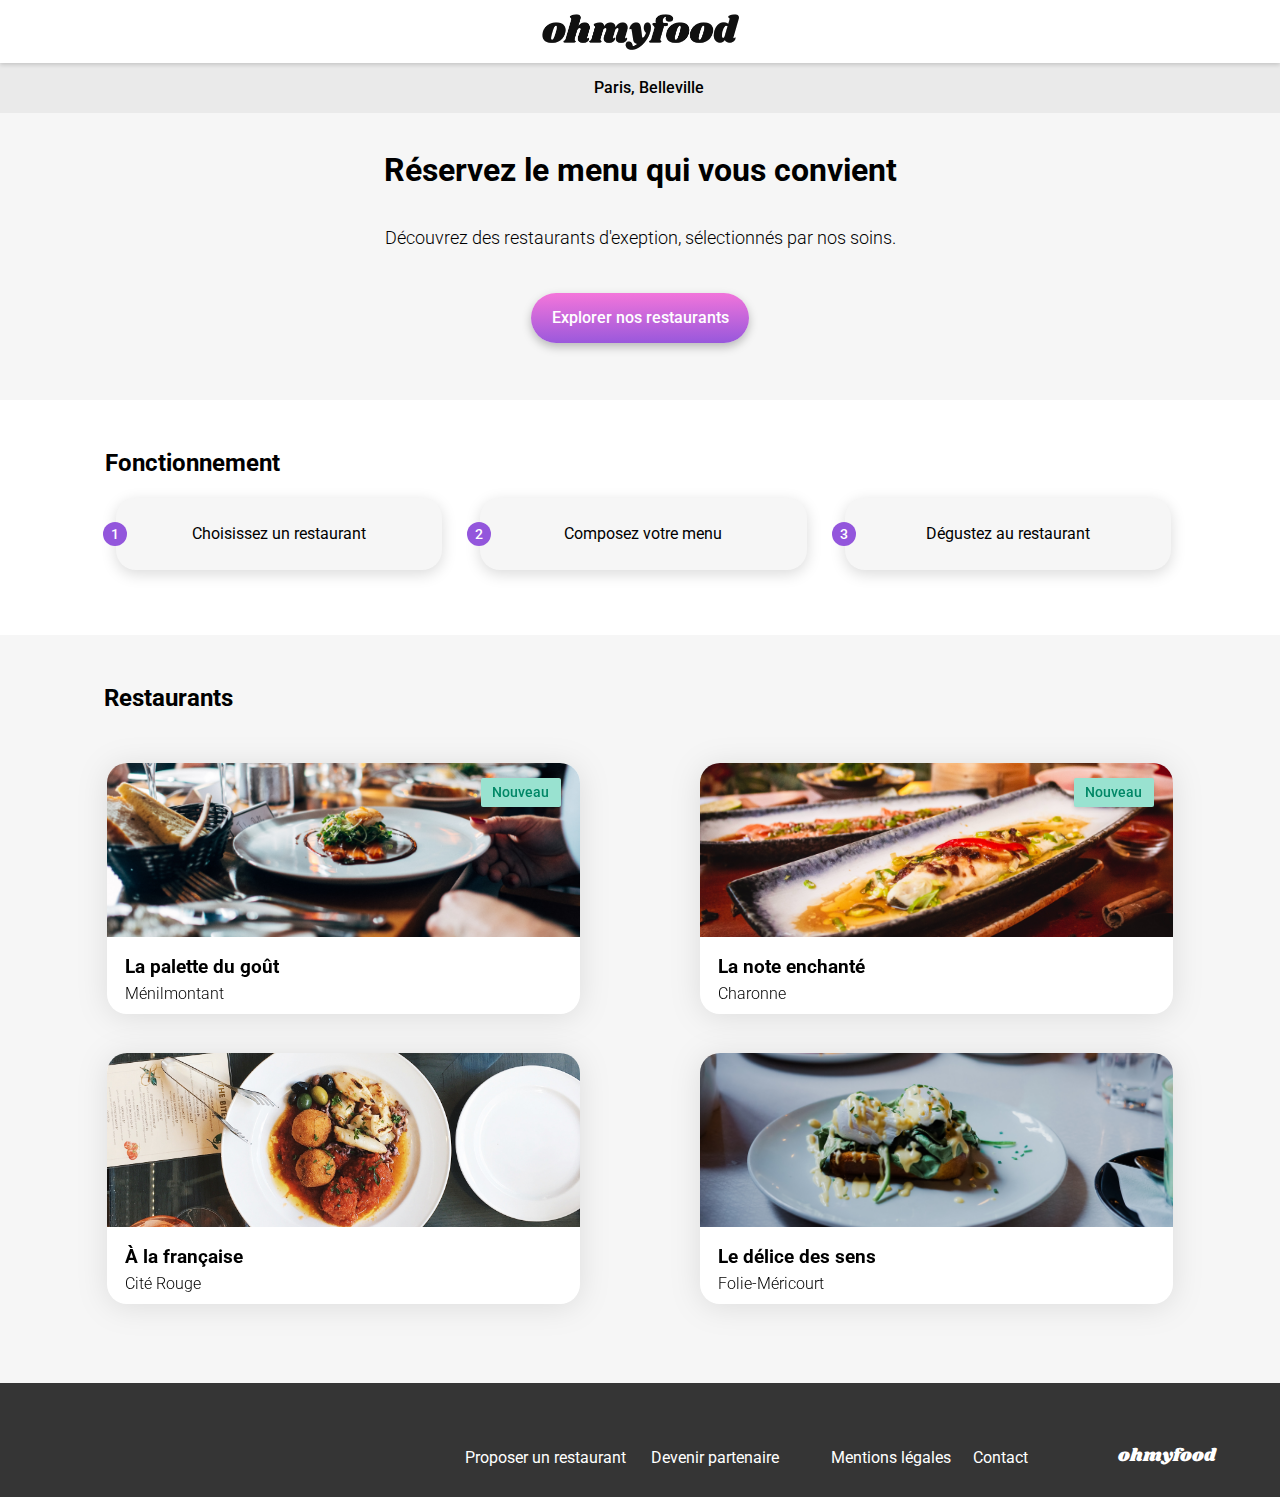
<file: index.html>
<!DOCTYPE html>
<html lang="fr">
    <head>
        <!-- Set charset to UTF-8 -->
        <meta charset="UTF-8">
        <title>Ohmyfood</title>
        <meta name="viewport" content="width=device-width, initial-scale=1" />
        <!-- Preconnect GoogleApis fonts -->
        <link rel="preconnect" href="https://fonts.googleapis.com">
        <link rel="preconnect" href="https://fonts.gstatic.com" crossorigin>
        <!-- Load FontAwesome library for icons -->
        <link rel="stylesheet" href="https://cdnjs.cloudflare.com/ajax/libs/font-awesome/6.2.1/css/all.min.css"
            integrity="sha512-MV7K8+y+gLIBoVD59lQIYicR65iaqukzvf/nwasF0nqhPay5w/9lJmVM2hMDcnK1OnMGCdVK+iQrJ7lzPJQd1w=="
            crossorigin="anonymous" referrerpolicy="no-referrer" />
        <!-- Load Montserrat, Manrope,Roboto and shrikand fonts families  -->
        <link href="https://fonts.googleapis.com/css2?family=Manrope&family=Shrikhand&family=Montserrat&family=Raleway:wght@700&family=Roboto:wght@300;400;500;700&display=swap" rel="stylesheet">
        <link rel="stylesheet" href="./assets/sass/style.css">
    </head>

    <body>
        <div class="loader">
            <i class="loader__icon fa-solid fa-bowl-food"></i>
        </div>

        <header class="centrage_bloc header">
            <img alt="logo ohmyfood" class="header__logo" src="./assets/images/logo/ohmyfood.png">
        </header>

        <div class="centrage_bloc emplacement-restaurant">
            <a href="geo:48.872520,2.389566">
                <p>
                    <i class="emplacement-restaurant__icon fa-solid fa-location-dot"></i>
                    Paris, Belleville
                </p>
            </a>
        </div>

        <!-- Introduction section -->
        <section class="centrage_bloc introduction">
            <h1 class="centrage_bloc introduction__titre">Réservez le menu qui vous convient</h1>

            <p class="centrage_bloc introduction__sous-titre">
                Découvrez des restaurants d'exeption, sélectionnés par nos soins.
            </p>

            <button class=" centrage_bloc introduction__bouton">
                Explorer nos restaurants
            </button>
        </section>

        <main>
            <!-- Operation section -->
            <section class=" centrage_bloc fonctionnement">
                <h2 class="section_titre section_titre--fonctionnement">Fonctionnement</h2>

                <div class="centrage_bloc fonctionnement__etape">
                    <div class="fonctionnement__numero">1</div>
                    <p>
                        <i class="fonctionnement__icon fonctionnement__icon--position_corection fa-solid fa-mobile-screen-button"></i>
                        Choisissez un restaurant
                    </p>
                </div>

                <div class="centrage_bloc fonctionnement__etape">
                    <div class="fonctionnement__numero">2</div>

                    <p>
                        <i class="fonctionnement__icon  fa-solid fa-list-ul"></i>Composez votre menu
                    </p>
                </div>

                <div class="centrage_bloc fonctionnement__etape">
                    <div class="fonctionnement__numero">3</div>

                    <p>
                        <i class="fonctionnement__icon fonctionnement__icon--colored fa-solid fa-store"></i>
                        Dégustez au restaurant
                    </p>
                </div>

            </section>

            <!-- Restaurants section -->
            <section class="centrage_bloc restaurants">
                <h2 class="section_titre section_titre--restaurants">Restaurants</h2>

                <article class="carte-restaurant">
                    <a href="./menus/menu_lpg.html">
                        <img src="./assets/images/restaurants/jay-wennington-N_Y88TWmGwA-unsplash.jpg" alt="image de plat" class="carte-restaurant__image" />

                        <div class="carte-restaurant__contenu">
                            <div class="carte-restaurant__texte">
                                <h3 class="carte-restaurant__titre">La palette du goût</h3>
                            
                                <p class="carte-restaurant__sous-titre">Ménilmontant</p>
                            </div>
                        </div>

                        <div class="new-badge">
                            <p class="new-badge__txt">Nouveau</p>
                        </div>
                    </a>

                    <i class="heart-icon-wht fa-solid fa-heart"></i>
                    
                    <i class="heart-icon-clr fa-solid fa-heart"></i>
                </article>

                <article class="carte-restaurant">
                    <a href="./menus/menu_lne.html">
                        <img src="./assets/images/restaurants/louis-hansel-shotsoflouis-qNBGVyOCY8Q-unsplash.jpg" alt="image de plat" class="carte-restaurant__image" />

                        <div class="carte-restaurant__contenu">
                            <div class="carte-restaurant__texte">
                                <h3 class="carte-restaurant__titre">La note enchanté</h3>

                                <p class="carte-restaurant__sous-titre">Charonne</p>
                            </div>
                        </div>

                        <div class="new-badge">
                            <p class="new-badge__txt">Nouveau</p>
                        </div>
                    </a>

                    <i class="heart-icon-wht fa-solid fa-heart"></i>

                    <i class="heart-icon-clr fa-solid fa-heart"></i>
                </article>

                <article class="carte-restaurant">
                    <a href="./menus/menu_alf.html">
                        <img src="./assets/images/restaurants/stil-u2Lp8tXIcjw-unsplash.jpg" alt="image de plat" class="carte-restaurant__image" />

                        <div class="carte-restaurant__contenu">
                            <div class="carte-restaurant__texte">
                                <h3 class="carte-restaurant__titre">À la française</h3>
                                <p class="carte-restaurant__sous-titre">Cité Rouge</p>
                            </div>
                        </div>
                    </a>

                    <i class="heart-icon-wht fa-solid fa-heart"></i>

                    <i class="heart-icon-clr fa-solid fa-heart"></i>
                </article>

                <article class="carte-restaurant">
                    <a href="./menus/menu_dds.html">
                        <img src="./assets/images/restaurants/toa-heftiba-DQKerTsQwi0-unsplash.jpg" alt="image de plat" class="carte-restaurant__image" />

                        <div class="carte-restaurant__contenu">
                            <div class="carte-restaurant__texte">
                                <h3 class="carte-restaurant__titre">Le délice des sens</h3>
                                <p class="carte-restaurant__sous-titre">Folie-Méricourt</p>
                            </div>
                        </div>
                    </a>

                    <i class="heart-icon-wht fa-solid fa-heart"></i>

                    <i class="heart-icon-clr fa-solid fa-heart"></i>
                </article>
            </section>
        </main>

        <!-- Footer section -->
        <footer class="footer">
            <h3 class="footer__titre">ohmyfood</h3>

            <ul class="footer__liste">
                <li class="footer__elements-liste">
                    <i class="footer__icon-utensils fa-solid fa-utensils"></i>
                    Proposer un restaurant
                </li>

                <li class="footer__elements-liste"><i class="footer__icon-handshake fa-solid fa-handshake-angle"></i>
                    Devenir partenaire
                </li>

                <li class="footer__elements-liste footer__elements-liste--space">
                    Mentions légales
                </li>

                <li class="footer__elements-liste">
                    <a href="mailto:ohmyfood@contact.com">Contact</a>
                </li>
            </ul>
        </footer>
    </body>
</html>
</file>
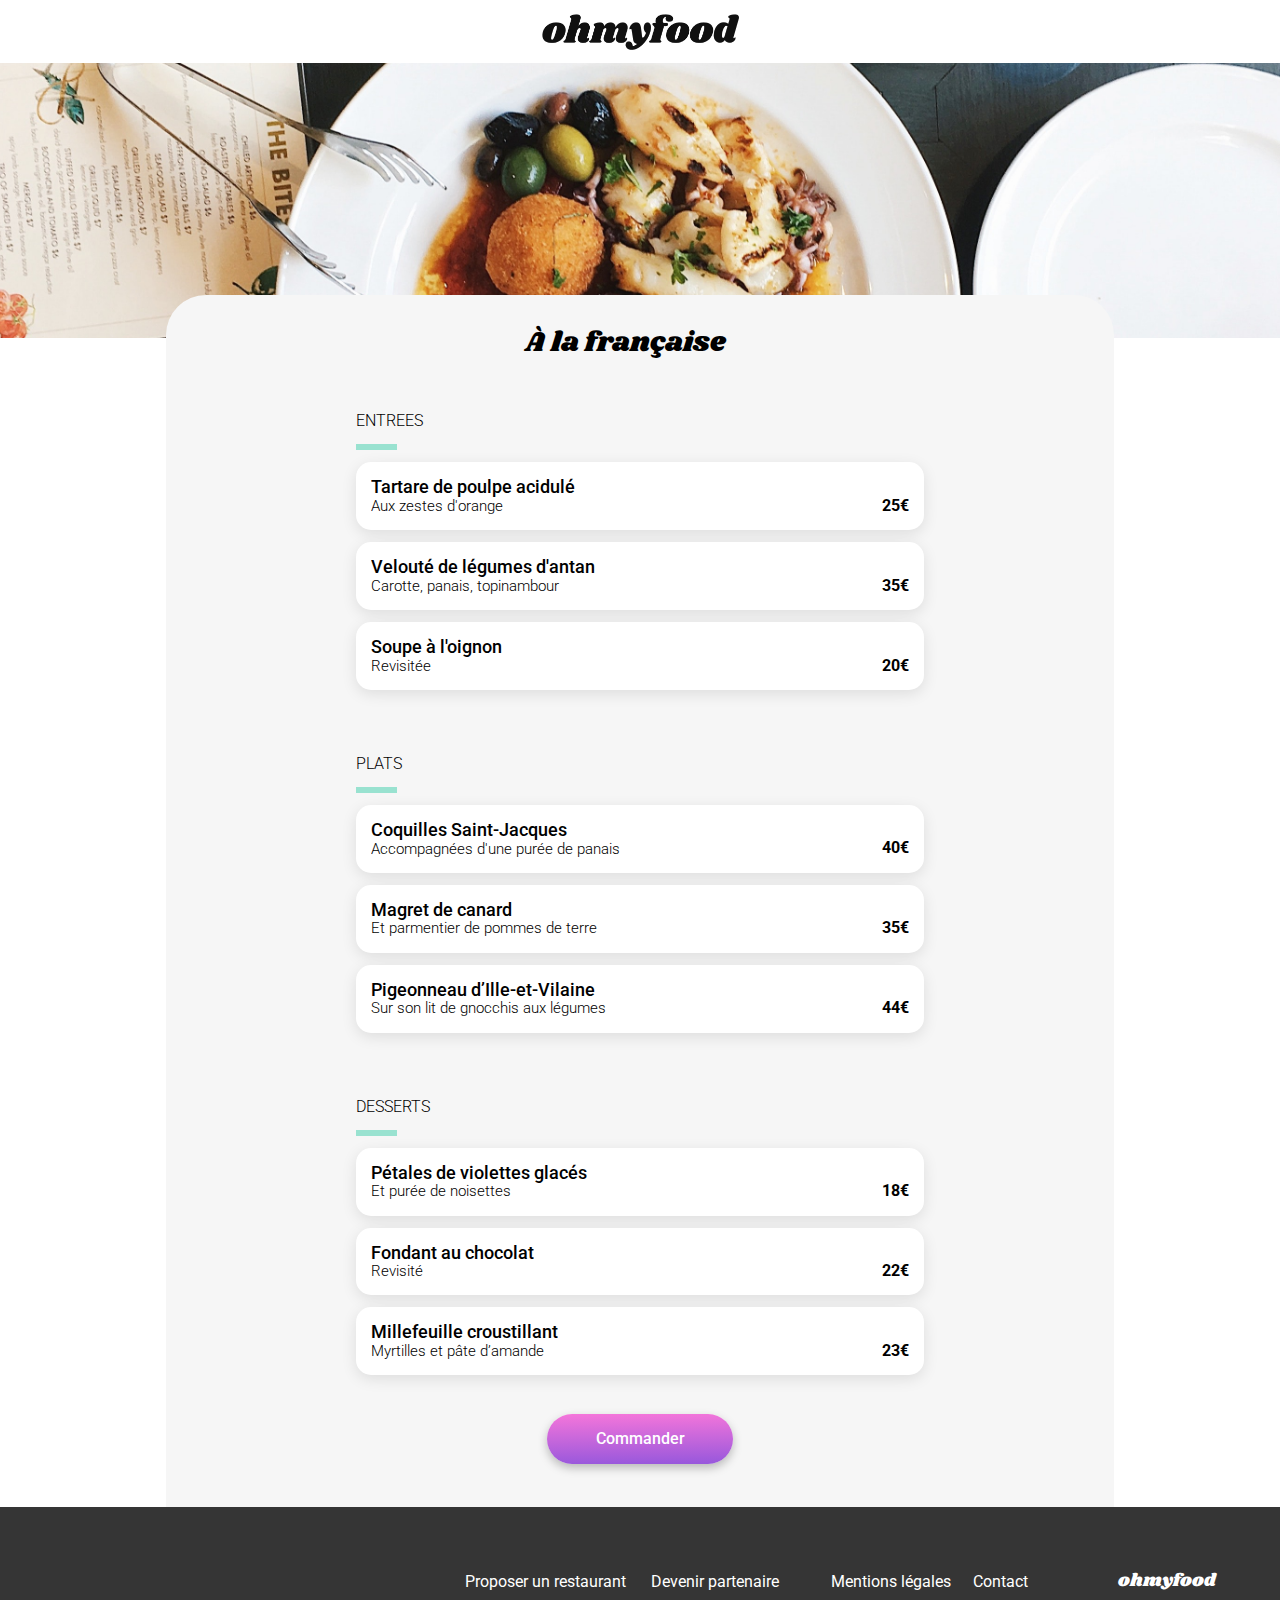
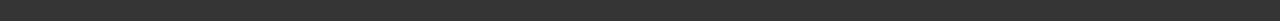
<file: menus/menu_alf.html>
<!DOCTYPE html>
<html lang="fr">

<head>
    <!-- Set charset to UTF-8 -->
    <meta charset="UTF-8">
    <title>Ohmyfood</title>
    <meta name="viewport" content="width=device-width, initial-scale=1" />
    <!-- Preconnect GoogleApis fonts -->
    <link rel="preconnect" href="https://fonts.googleapis.com">
    <link rel="preconnect" href="https://fonts.gstatic.com" crossorigin>
    <!-- Load FontAwesome library for icons -->
    <link rel="stylesheet" href="https://cdnjs.cloudflare.com/ajax/libs/font-awesome/6.2.1/css/all.min.css"
        integrity="sha512-MV7K8+y+gLIBoVD59lQIYicR65iaqukzvf/nwasF0nqhPay5w/9lJmVM2hMDcnK1OnMGCdVK+iQrJ7lzPJQd1w=="
        crossorigin="anonymous" referrerpolicy="no-referrer" />
    <!-- Load Montserrat, Manrope,Roboto and shrikand fonts families  -->
    <link
        href="https://fonts.googleapis.com/css2?family=Manrope&family=Montserrat&family=Raleway:wght@700&family=Roboto:wght@300;400;500;700&display=swap"
        rel="stylesheet">
    <link href="https://fonts.googleapis.com/css2?family=Shrikhand&display=swap" rel="stylesheet">
    <link rel="stylesheet" href="../assets/sass/style_menu.css">

</head>

<body>


    <header class="centrage_bloc header">
        <div class="header__icon">
            <a href="../index.html"><i class="fa-solid fa-arrow-left "></i></a>
        </div>
        <img class="header__logo" alt="logo ohmyfood" src="../assets/images/logo/ohmyfood.png" />
    </header>

    <div class="centrage_bloc presentation">
        <img class="presentation__image" alt="image de plat"
            src="../assets/images/restaurants/stil-u2Lp8tXIcjw-unsplash.jpg" />
    </div>

    <main>
        <div class="centrage_bloc menu">
            <div class="centrage_bloc titre">
                <h1 class="titre__nom-restaurant">À la française</h1>

                <div class="heart-icon">
                    <i class="heart-icon-wht fa-solid fa-heart"></i><i class="heart-icon-clr fa-solid fa-heart"></i>
                </div>
            </div>

            <!-- meal starter div -->
            <div class="centrage_bloc epd etr">

                <h2 class="epd__titre">ENTREES</h2>

                <div class="epd__green-bare"></div>

                <article class="plat">

                    <div class="plat__text">
                        <h3 class="plat__titre">Tartare de poulpe acidulé</h3>

                        <p class="plat__description">Aux zestes d'orange</p>
                    </div>

                    <div class="plat__prix">25€</div>

                    <input class="check-icon__input" type="checkbox" name="check_icon" id="check_icon1" />

                    <label class="check-icon__label" for="check_icon1"><i class="fa-solid fa-circle-check"></i></label>
                </article>

                <article class="plat">

                    <div class="plat__text">
                        <h3 class="plat__titre">Velouté de légumes d'antan</h3>

                        <p class="plat__description">Carotte, panais, topinambour</p>
                    </div>

                    <div class="plat__prix">35€</div>

                    <input class="check-icon__input" type="checkbox" name="check_icon" id="check_icon2" />

                    <label class="check-icon__label" for="check_icon2"><i class="fa-solid fa-circle-check"></i></label>
                </article>

                <article class="plat">

                    <div class="plat__text">
                        <h3 class="plat__titre">Soupe à l'oignon</h3>

                        <p class="plat__description">Revisitée</p>
                    </div>

                    <div class="plat__prix">20€</div>

                    <input class="check-icon__input" type="checkbox" name="check_icon" id="check_icon3" />

                    <label class="check-icon__label" for="check_icon3"><i class="fa-solid fa-circle-check"></i></label>
                </article>
            </div>

            <!-- main course div -->
            <div class="centrage_bloc epd plt">
                <h2 class="epd__titre">PLATS</h2>

                <div class="epd__green-bare"></div>

                <article class="plat">
                    <div class="plat__text">
                        <h3 class="plat__titre">Coquilles Saint-Jacques</h3>

                        <p class="plat__description">Accompagnées d'une purée de panais</p>
                    </div>

                    <div class="plat__prix">40€</div>

                    <input class="check-icon__input" type="checkbox" name="check_icon" id="check_icon4" />

                    <label class="check-icon__label" for="check_icon4"><i class="fa-solid fa-circle-check"></i></label>
                </article>

                <article class="plat">
                    <div class="plat__text">
                        <h3 class="plat__titre">Magret de canard</h3>

                        <p class="plat__description">Et parmentier de pommes de terre</p>
                    </div>

                    <div class="plat__prix">35€</div>

                    <input class="check-icon__input" type="checkbox" name="check_icon" id="check_icon5" />

                    <label class="check-icon__label" for="check_icon5"><i class="fa-solid fa-circle-check"></i></label>
                </article>

                <article class="plat">
                    <div class="plat__text">
                        <h3 class="plat__titre">Pigeonneau d’Ille-et-Vilaine</h3>

                        <p class="plat__description">Sur son lit de gnocchis aux légumes</p>
                    </div>

                    <div class="plat__prix">44€</div>

                    <input class="check-icon__input" type="checkbox" name="check_icon" id="check_icon6" />

                    <label class="check-icon__label" for="check_icon6"><i class="fa-solid fa-circle-check"></i></label>
                </article>
            </div>

            <!-- dessert div -->
            <div class="centrage_bloc epd dsr">
                <h2 class="epd__titre">DESSERTS</h2>

                <div class="epd__green-bare"></div>

                <article class="plat">
                    <div class="plat__text">
                        <h3 class="plat__titre">Pétales de violettes glacés</h3>

                        <p class="plat__description">Et purée de noisettes</p>
                    </div>

                    <div class="plat__prix">18€</div>

                    <input class="check-icon__input" type="checkbox" name="check_icon" id="check_icon7" />

                    <label class="check-icon__label" for="check_icon7"><i class="fa-solid fa-circle-check"></i></label>
                </article>

                <article class="plat">
                    <div class="plat__text">
                        <h3 class="plat__titre">Fondant au chocolat</h3>

                        <p class="plat__description">Revisité</p>
                    </div>

                    <div class="plat__prix">22€</div>

                    <input class="check-icon__input" type="checkbox" name="check_icon" id="check_icon8" />

                    <label class="check-icon__label" for="check_icon8"><i class="fa-solid fa-circle-check"></i></label>
                </article>

                <article class="plat">
                    <div class="plat__text">
                        <h3 class="plat__titre">Millefeuille croustillant</h3>

                        <p class="plat__description">Myrtilles et pâte d’amande</p>
                    </div>

                    <div class="plat__prix">23€</div>

                    <input class="check-icon__input" type="checkbox" name="check_icon" id="check_icon9" />

                    <label class="check-icon__label" for="check_icon9"><i class="fa-solid fa-circle-check"></i></label>
                </article>
            </div>

            <button class="centrage_bloc menu__bouton">Commander</button>
        </div>

    </main>
    <!-- Footer section -->
    <footer class="footer">
        <h3 class="footer__titre">ohmyfood</h3>

        <ul class="footer__liste">
            <li class="footer__elements-liste">
                <i class="footer__icon-utensils fa-solid fa-utensils"></i>Proposer un restaurant
            </li>

            <li class="footer__elements-liste">
                <i class="footer__icon-handshake fa-solid fa-handshake-angle"></i>Devenir partenaire
            </li>

            <li class="footer__elements-liste footer__elements-liste--space">
                Mentions légales
            </li>

            <li class="footer__elements-liste">
                <a href="mailto:ohmyfood@contact.com">Contact</a>
            </li>
        </ul>
    </footer>

</body>

</html>
</file>
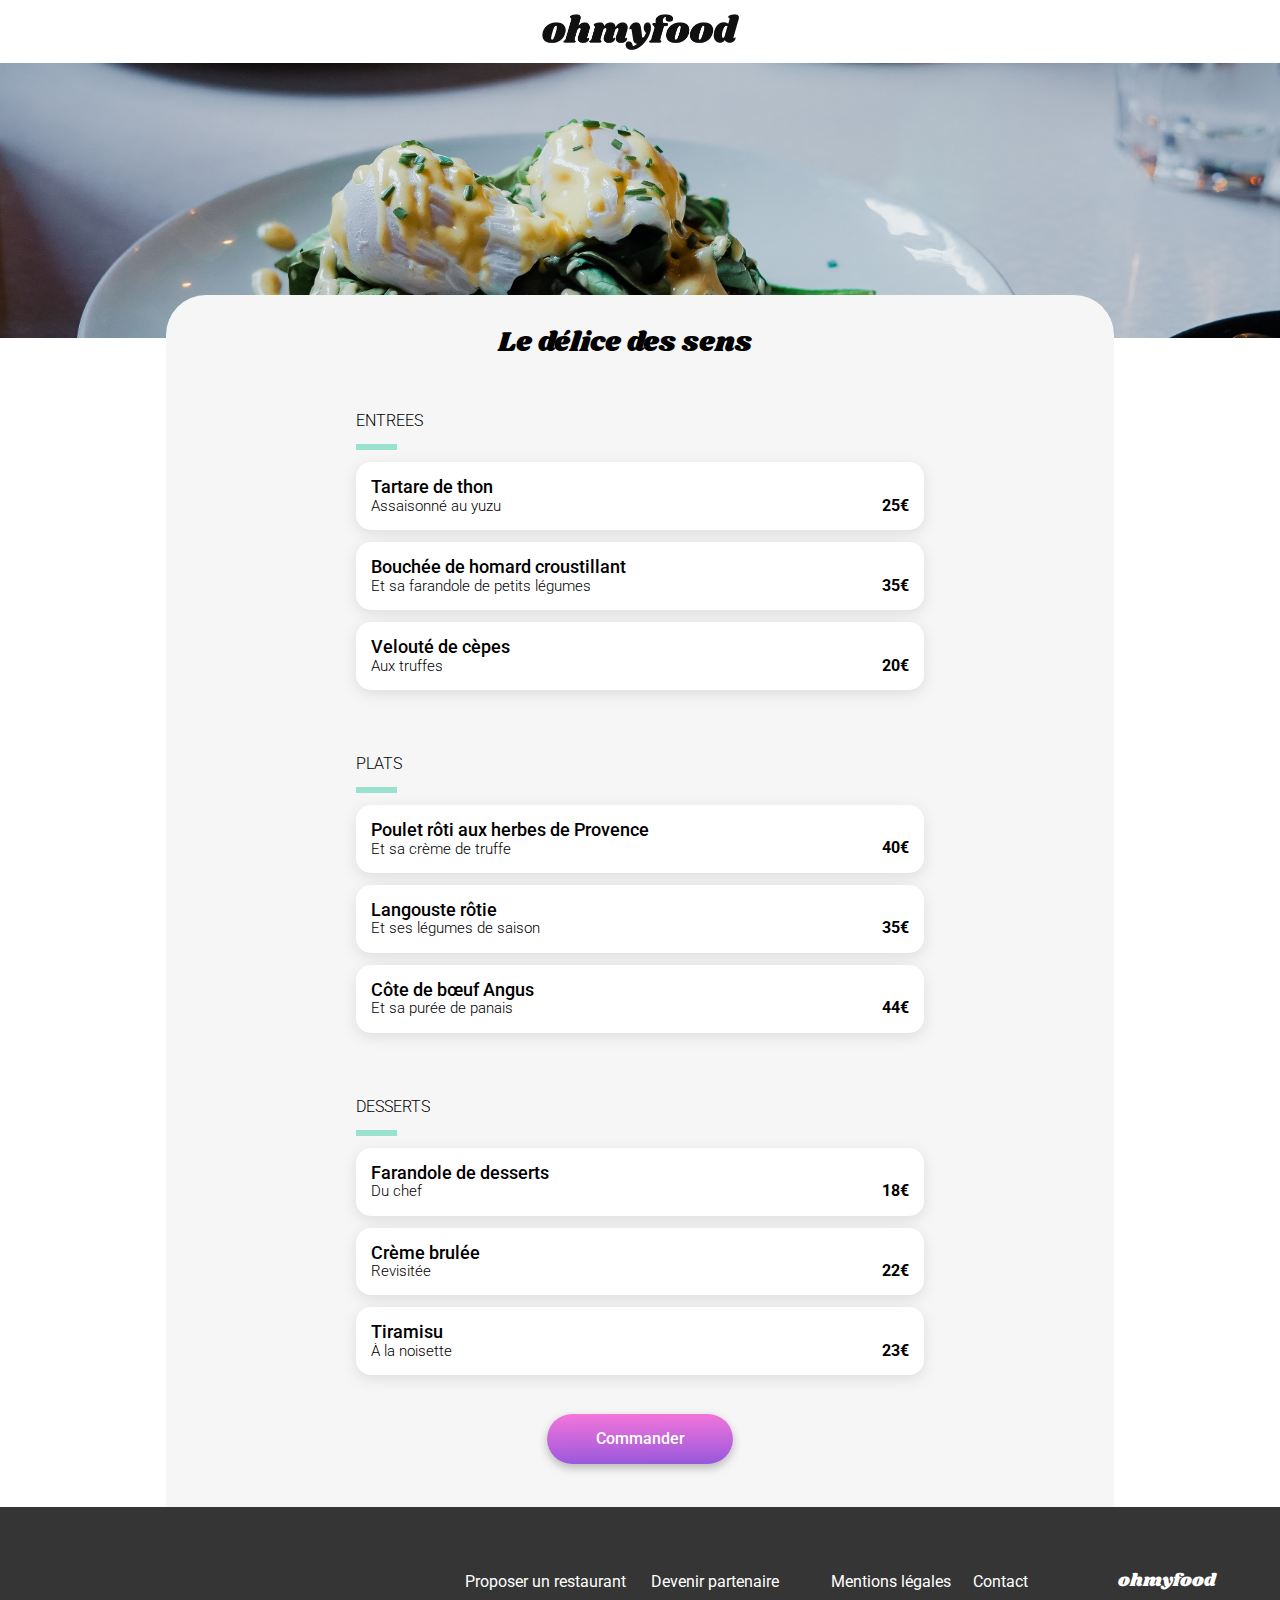
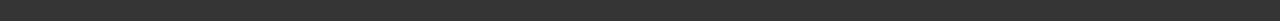
<file: menus/menu_dds.html>
<!DOCTYPE html>
<html lang="fr">

<head>
    <!-- Set charset to UTF-8 -->
    <meta charset="UTF-8">
    <title>Ohmyfood</title>
    <meta name="viewport" content="width=device-width, initial-scale=1" />
    <!-- Preconnect GoogleApis fonts -->
    <link rel="preconnect" href="https://fonts.googleapis.com">
    <link rel="preconnect" href="https://fonts.gstatic.com" crossorigin>
    <!-- Load FontAwesome library for icons -->
    <link rel="stylesheet" href="https://cdnjs.cloudflare.com/ajax/libs/font-awesome/6.2.1/css/all.min.css"
        integrity="sha512-MV7K8+y+gLIBoVD59lQIYicR65iaqukzvf/nwasF0nqhPay5w/9lJmVM2hMDcnK1OnMGCdVK+iQrJ7lzPJQd1w=="
        crossorigin="anonymous" referrerpolicy="no-referrer" />
    <!-- Load Montserrat, Manrope,Roboto and shrikand fonts families  -->
    <link
        href="https://fonts.googleapis.com/css2?family=Manrope&family=Montserrat&family=Raleway:wght@700&family=Roboto:wght@300;400;500;700&display=swap"
        rel="stylesheet">
    <link href="https://fonts.googleapis.com/css2?family=Shrikhand&display=swap" rel="stylesheet">
    <link rel="stylesheet" href="../assets/sass/style_menu.css">

</head>

<body>
    <header class="centrage_bloc header">
        <div class="header__icon">
            <a href="../index.html"><i class="fa-solid fa-arrow-left "></i></a>
        </div>

        <img class="header__logo" alt="logo ohmyfood" src="../assets/images/logo/ohmyfood.png" />
    </header>

    <div class="centrage_bloc presentation">
        <img class="presentation__image" alt="image de plat"
            src="../assets/images/restaurants/toa-heftiba-DQKerTsQwi0-unsplash.jpg" />
    </div>

    <main>
        <div class="centrage_bloc menu">
            <div class="centrage_bloc titre">
                <h1 class="titre__nom-restaurant">Le délice des sens</h1>

                <div class="heart-icon">
                    <i class="heart-icon-wht fa-solid fa-heart"></i><i class="heart-icon-clr fa-solid fa-heart"></i>
                </div>
            </div>

            <!-- meal starter div -->
            <div class="centrage_bloc epd etr">

                <h2 class="epd__titre">ENTREES</h2>

                <div class="epd__green-bare"></div>

                <article class="plat">
                    <div class="plat__text">
                        <h3 class="plat__titre">Tartare de thon</h3>

                        <p class="plat__description">Assaisonné au yuzu</p>
                    </div>

                    <div class="plat__prix">25€</div>

                    <input class="check-icon__input" type="checkbox" name="check_icon" id="check_icon1" />

                    <label class="check-icon__label" for="check_icon1"><i class="fa-solid fa-circle-check"></i></label>
                </article>

                <article class="plat">

                    <div class="plat__text">
                        <h3 class="plat__titre">Bouchée de homard croustillant </h3>

                        <p class="plat__description">Et sa farandole de petits légumes</p>
                    </div>

                    <div class="plat__prix">35€</div>

                    <input class="check-icon__input" type="checkbox" name="check_icon" id="check_icon2" />

                    <label class="check-icon__label" for="check_icon2"><i class="fa-solid fa-circle-check"></i></label>
                </article>

                <article class="plat">
                    <div class="plat__text">
                        <h3 class="plat__titre">Velouté de cèpes </h3>

                        <p class="plat__description">Aux truffes</p>
                    </div>

                    <div class="plat__prix">20€</div>

                    <input class="check-icon__input" type="checkbox" name="check_icon" id="check_icon3" />

                    <label class="check-icon__label" for="check_icon3"><i class="fa-solid fa-circle-check"></i></label>
                </article>
            </div>

            <!-- main course div -->
            <div class="centrage_bloc epd plt">

                <h2 class="epd__titre">PLATS</h2>

                <div class="epd__green-bare"></div>

                <article class="plat">
                    <div class="plat__text">
                        <h3 class="plat__titre">Poulet rôti aux herbes de Provence </h3>

                        <p class="plat__description">Et sa crème de truffe</p>
                    </div>

                    <div class="plat__prix">40€</div>

                    <input class="check-icon__input" type="checkbox" name="check_icon" id="check_icon4" />

                    <label class="check-icon__label" for="check_icon4"><i class="fa-solid fa-circle-check"></i></label>
                </article>

                <article class="plat">
                    <div class="plat__text">
                        <h3 class="plat__titre">Langouste rôtie </h3>

                        <p class="plat__description">Et ses légumes de saison</p>
                    </div>

                    <div class="plat__prix">35€</div>

                    <input class="check-icon__input" type="checkbox" name="check_icon" id="check_icon5" />

                    <label class="check-icon__label" for="check_icon5"><i class="fa-solid fa-circle-check"></i></label>
                </article>

                <article class="plat">
                    <div class="plat__text">
                        <h3 class="plat__titre">Côte de bœuf Angus </h3>

                        <p class="plat__description">Et sa purée de panais</p>
                    </div>

                    <div class="plat__prix">44€</div>

                    <input class="check-icon__input" type="checkbox" name="check_icon" id="check_icon6" />

                    <label class="check-icon__label" for="check_icon6"><i class="fa-solid fa-circle-check"></i></label>
                </article>
            </div>

            <!-- dessert div -->
            <div class="centrage_bloc epd dsr">
                <h2 class="epd__titre">DESSERTS</h2>

                <div class="epd__green-bare"></div>

                <article class="plat">
                    <div class="plat__text">
                        <h3 class="plat__titre">Farandole de desserts</h3>

                        <p class="plat__description">Du chef</p>
                    </div>

                    <div class="plat__prix">18€</div>

                    <input class="check-icon__input" type="checkbox" name="check_icon" id="check_icon7" />

                    <label class="check-icon__label" for="check_icon7"><i class="fa-solid fa-circle-check"></i></label>
                </article>

                <article class="plat">
                    <div class="plat__text">
                        <h3 class="plat__titre">Crème brulée </h3>

                        <p class="plat__description">Revisitée</p>
                    </div>

                    <div class="plat__prix">22€</div>

                    <input class="check-icon__input" type="checkbox" name="check_icon" id="check_icon8" />

                    <label class="check-icon__label" for="check_icon8"><i class="fa-solid fa-circle-check"></i></label>
                </article>

                <article class="plat">
                    <div class="plat__text">
                        <h3 class="plat__titre">Tiramisu </h3>

                        <p class="plat__description">À la noisette</p>
                    </div>

                    <div class="plat__prix">23€</div>

                    <input class="check-icon__input" type="checkbox" name="check_icon" id="check_icon9" />

                    <label class="check-icon__label" for="check_icon9"><i class="fa-solid fa-circle-check"></i></label>
                </article>
            </div>

            <button class="centrage_bloc menu__bouton">Commander</button>

        </div>

    </main>
    <!-- Footer section -->
    <footer class="footer">
        <h3 class="footer__titre">ohmyfood</h3>
        <ul class="footer__liste">
            <li class="footer__elements-liste">
                <i class="footer__icon-utensils fa-solid fa-utensils"></i>Proposer un restaurant
            </li>

            <li class="footer__elements-liste">
                <i class="footer__icon-handshake fa-solid fa-handshake-angle"></i>Devenir partenaire
            </li>

            <li class="footer__elements-liste footer__elements-liste--space">
                Mentions légales
            </li>

            <li class="footer__elements-liste">
                <a href="mailto:ohmyfood@contact.com">Contact</a>
            </li>
        </ul>
    </footer>

</body>

</html>
</file>
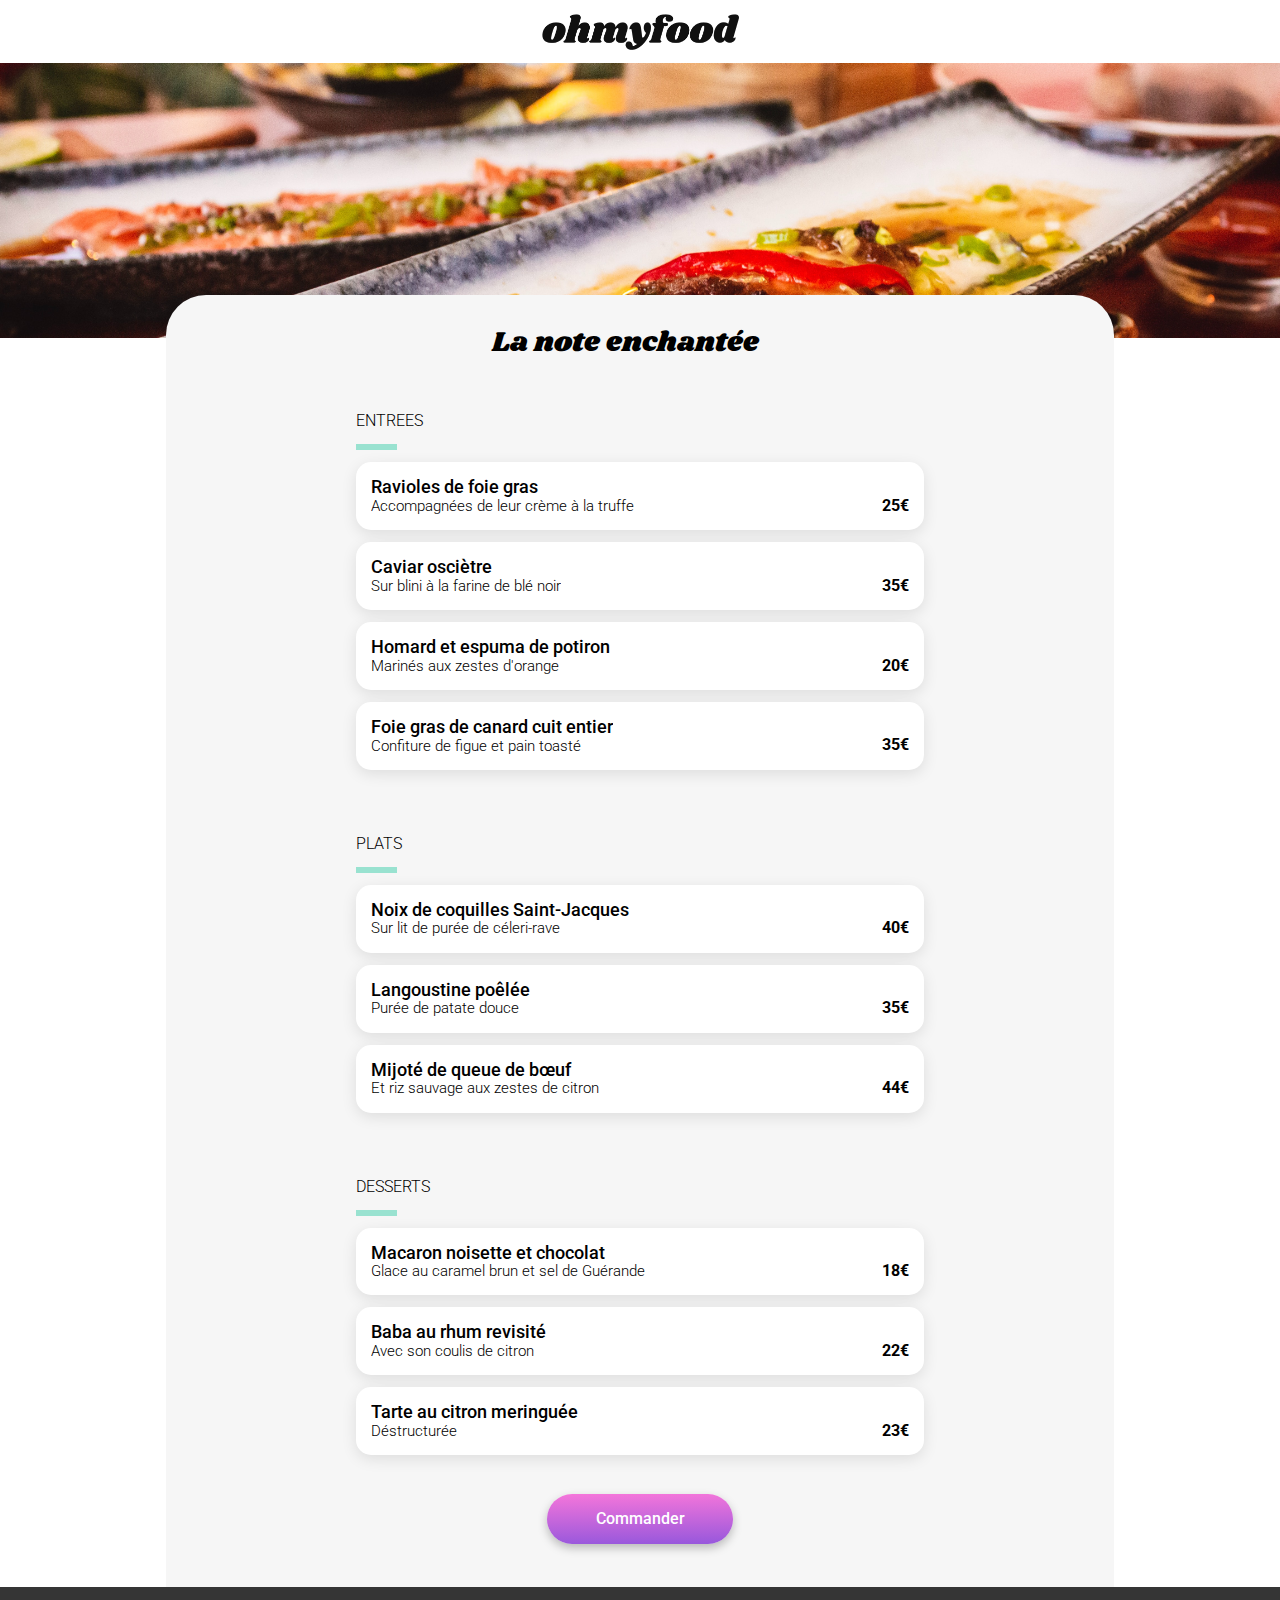
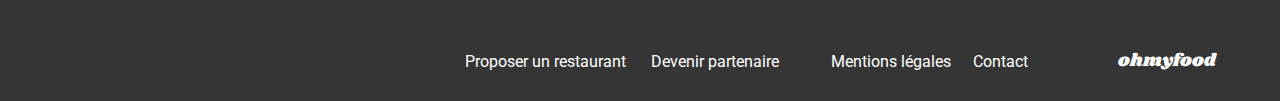
<file: menus/menu_lne.html>
<!DOCTYPE html>
<html lang="fr">

<head>
    <!-- Set charset to UTF-8 -->
    <meta charset="UTF-8">
    <title>Ohmyfood</title>
    <meta name="viewport" content="width=device-width, initial-scale=1" />
    <!-- Preconnect GoogleApis fonts -->
    <link rel="preconnect" href="https://fonts.googleapis.com">
    <link rel="preconnect" href="https://fonts.gstatic.com" crossorigin>
    <!-- Load FontAwesome library for icons -->
    <link rel="stylesheet" href="https://cdnjs.cloudflare.com/ajax/libs/font-awesome/6.2.1/css/all.min.css"
        integrity="sha512-MV7K8+y+gLIBoVD59lQIYicR65iaqukzvf/nwasF0nqhPay5w/9lJmVM2hMDcnK1OnMGCdVK+iQrJ7lzPJQd1w=="
        crossorigin="anonymous" referrerpolicy="no-referrer" />
    <!-- Load Montserrat, Manrope,Roboto and shrikand fonts families  -->
    <link
        href="https://fonts.googleapis.com/css2?family=Manrope&family=Montserrat&family=Raleway:wght@700&family=Roboto:wght@300;400;500;700&display=swap"
        rel="stylesheet">
    <link href="https://fonts.googleapis.com/css2?family=Shrikhand&display=swap" rel="stylesheet">
    <link rel="stylesheet" href="../assets/sass/style_menu.css">

</head>

<body>
    <header class="centrage_bloc header">
        <div class="header__icon">
            <a href="../index.html"><i class="fa-solid fa-arrow-left "></i></a>
        </div>

        <img class="header__logo" alt="logo ohmyfood" src="../assets/images/logo/ohmyfood.png" />
    </header>

    <div class="centrage_bloc presentation">
        <img class="presentation__image" alt="image de plat"
            src="../assets/images/restaurants/louis-hansel-shotsoflouis-qNBGVyOCY8Q-unsplash.jpg" />
    </div>

    <main>
        <div class="centrage_bloc menu">
            <div class="centrage_bloc titre">
                <h1 class="titre__nom-restaurant">La note enchantée</h1>

                <div class="heart-icon">
                    <i class="heart-icon-wht fa-solid fa-heart"></i><i class="heart-icon-clr fa-solid fa-heart"></i>
                </div>
            </div>

            <!-- meal starter div -->
            <div class="centrage_bloc epd etr">
                <h2 class="epd__titre">ENTREES</h2>

                <div class="epd__green-bare"></div>

                <article class="plat">
                    <div class="plat__text">
                        <h3 class="plat__titre">Ravioles de foie gras</h3>

                        <p class="plat__description">Accompagnées de leur crème à la truffe</p>
                    </div>

                    <div class="plat__prix">25€</div>

                    <input class="check-icon__input" type="checkbox" name="check_icon" id="check_icon1" />

                    <label class="check-icon__label" for="check_icon1"><i class="fa-solid fa-circle-check"></i></label>
                </article>

                <article class="plat">
                    <div class="plat__text">
                        <h3 class="plat__titre">Caviar osciètre </h3>

                        <p class="plat__description">Sur blini à la farine de blé noir</p>
                    </div>

                    <div class="plat__prix">35€</div>

                    <input class="check-icon__input" type="checkbox" name="check_icon" id="check_icon2" />

                    <label class="check-icon__label" for="check_icon2"><i class="fa-solid fa-circle-check"></i></label>
                </article>

                <article class="plat">
                    <div class="plat__text">
                        <h3 class="plat__titre">Homard et espuma de potiron</h3>

                        <p class="plat__description">Marinés aux zestes d'orange</p>
                    </div>

                    <div class="plat__prix">20€</div>

                    <input class="check-icon__input" type="checkbox" name="check_icon" id="check_icon3" />

                    <label class="check-icon__label" for="check_icon3"><i class="fa-solid fa-circle-check"></i></label>
                </article>

                <article class="plat">
                    <div class="plat__text">
                        <h3 class="plat__titre">Foie gras de canard cuit entier</h3>

                        <p class="plat__description">Confiture de figue et pain toasté</p>
                    </div>

                    <div class="plat__prix">35€</div>

                    <input class="check-icon__input" type="checkbox" name="check_icon" id="check_icon4" />

                    <label class="check-icon__label" for="check_icon4"><i class="fa-solid fa-circle-check"></i></label>
                </article>
            </div>

            <!-- main course div -->
            <div class="centrage_bloc epd plt">
                <h2 class="epd__titre">PLATS</h2>

                <div class="epd__green-bare"></div>

                <article class="plat">
                    <div class="plat__text">
                        <h3 class="plat__titre">Noix de coquilles Saint-Jacques</h3>

                        <p class="plat__description">Sur lit de purée de céleri-rave</p>
                    </div>

                    <div class="plat__prix">40€</div>

                    <input class="check-icon__input" type="checkbox" name="check_icon" id="check_icon5" />

                    <label class="check-icon__label" for="check_icon5"><i class="fa-solid fa-circle-check"></i></label>
                </article>

                <article class="plat">
                    <div class="plat__text">
                        <h3 class="plat__titre">Langoustine poêlée</h3>

                        <p class="plat__description">Purée de patate douce</p>
                    </div>

                    <div class="plat__prix">35€</div>

                    <input class="check-icon__input" type="checkbox" name="check_icon" id="check_icon6" />

                    <label class="check-icon__label" for="check_icon6"><i class="fa-solid fa-circle-check"></i></label>
                </article>

                <article class="plat">
                    <div class="plat__text">
                        <h3 class="plat__titre">Mijoté de queue de bœuf </h3>

                        <p class="plat__description">Et riz sauvage aux zestes de citron</p>
                    </div>

                    <div class="plat__prix">44€</div>

                    <input class="check-icon__input" type="checkbox" name="check_icon" id="check_icon7" />

                    <label class="check-icon__label" for="check_icon7"><i class="fa-solid fa-circle-check"></i></label>
                </article>
            </div>

            <!-- dessert div -->
            <div class="centrage_bloc epd dsr">
                <h2 class="epd__titre">DESSERTS</h2>

                <div class="epd__green-bare"></div>

                <article class="plat">
                    <div class="plat__text">
                        <h3 class="plat__titre">Macaron noisette et chocolat</h3>

                        <p class="plat__description">Glace au caramel brun et sel de Guérande</p>
                    </div>

                    <div class="plat__prix">18€</div>

                    <input class="check-icon__input" type="checkbox" name="check_icon" id="check_icon8" />

                    <label class="check-icon__label" for="check_icon8"><i class="fa-solid fa-circle-check"></i></label>
                </article>

                <article class="plat">
                    <div class="plat__text">
                        <h3 class="plat__titre">Baba au rhum revisité </h3>

                        <p class="plat__description">Avec son coulis de citron</p>
                    </div>

                    <div class="plat__prix">22€</div>

                    <input class="check-icon__input" type="checkbox" name="check_icon" id="check_icon9" />

                    <label class="check-icon__label" for="check_icon9"><i class="fa-solid fa-circle-check"></i></label>
                </article>

                <article class="plat">
                    <div class="plat__text">
                        <h3 class="plat__titre">Tarte au citron meringuée</h3>

                        <p class="plat__description">Déstructurée</p>
                    </div>

                    <div class="plat__prix">23€</div>

                    <input class="check-icon__input" type="checkbox" name="check_icon" id="check_icon10" />

                    <label class="check-icon__label" for="check_icon10"><i class="fa-solid fa-circle-check"></i></label>
                </article>
            </div>

            <button class="centrage_bloc menu__bouton">Commander</button>
        </div>

    </main>
    <!-- Footer section -->
    <footer class="footer">
        <h3 class="footer__titre">ohmyfood</h3>

        <ul class="footer__liste">
            <li class="footer__elements-liste">
                <i class="footer__icon-utensils fa-solid fa-utensils"></i>Proposer un restaurant
            </li>

            <li class="footer__elements-liste">
                <i class="footer__icon-handshake fa-solid fa-handshake-angle"></i>Devenir partenaire
            </li>

            <li class="footer__elements-liste footer__elements-liste--space">
                Mentions légales
            </li>

            <li class="footer__elements-liste">
                <a href="mailto:ohmyfood@contact.com">Contact</a>
            </li>
        </ul>
    </footer>
</body>

</html>
</file>
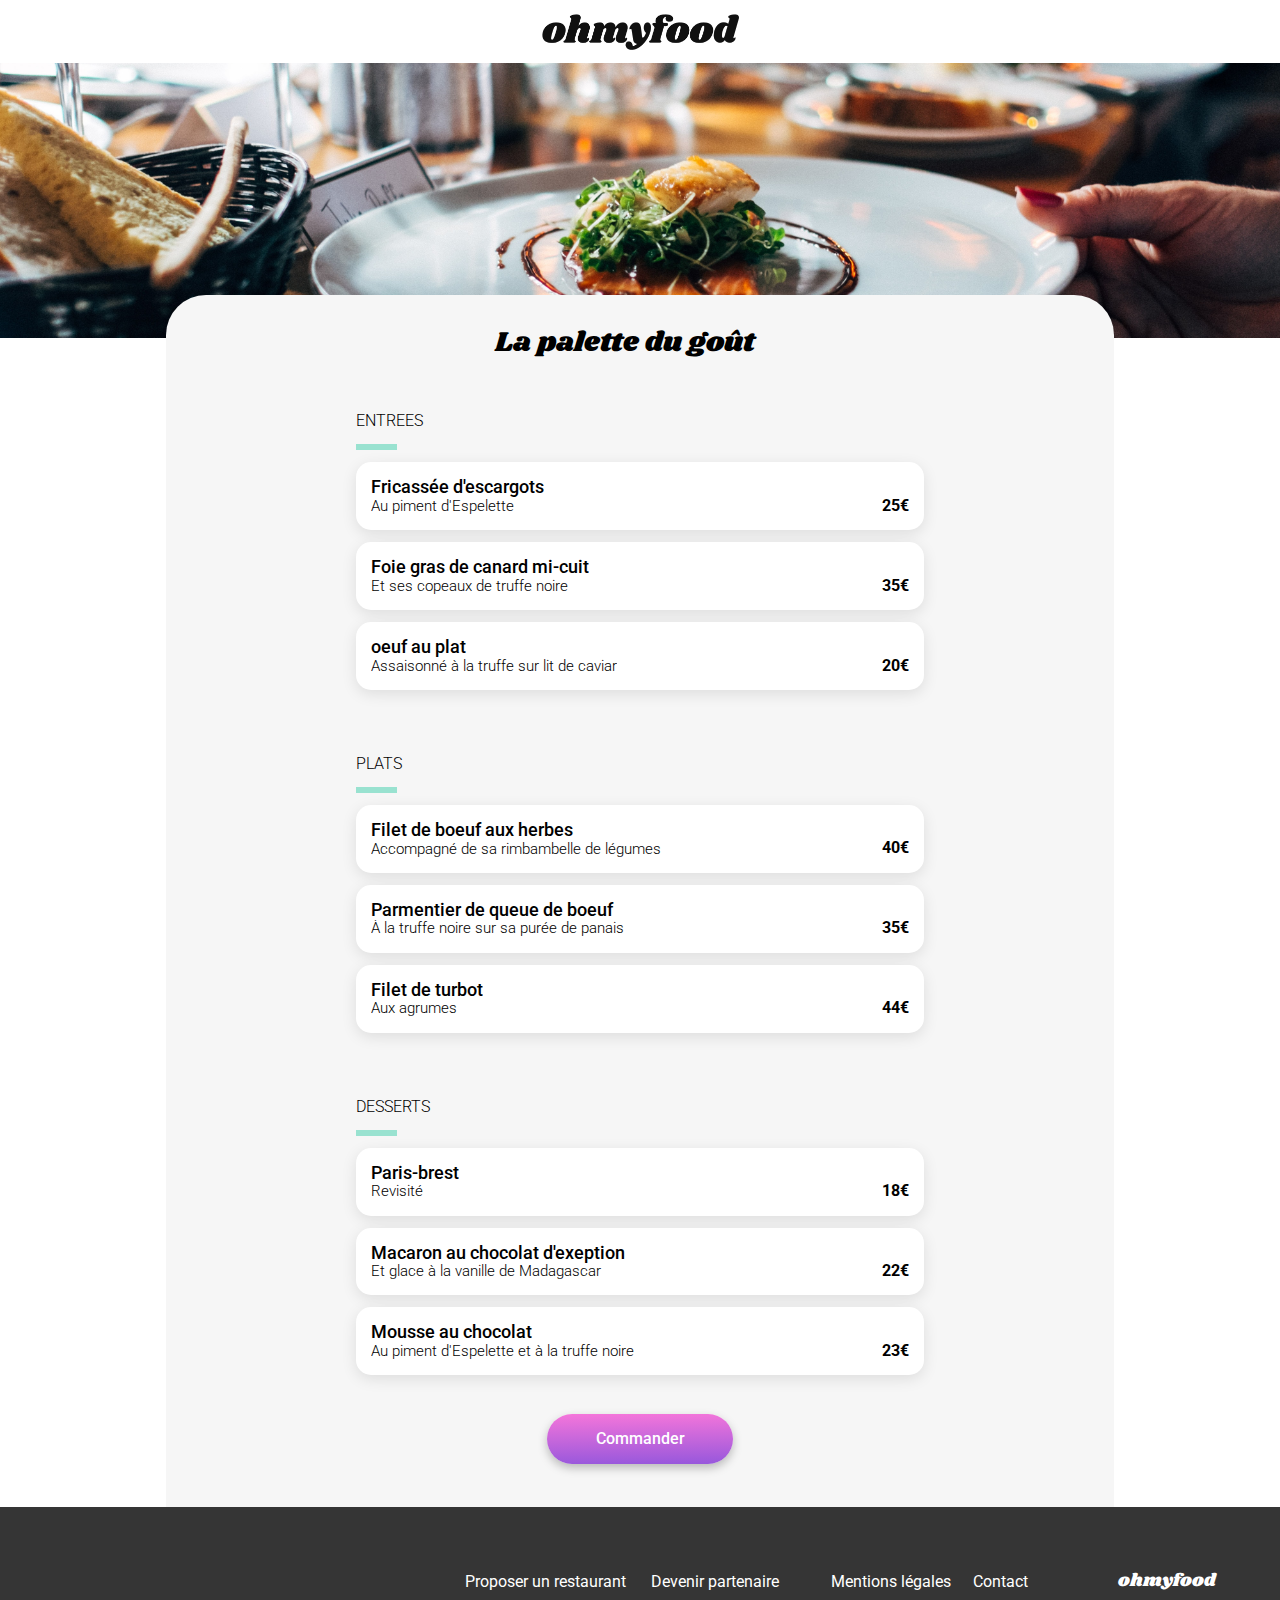
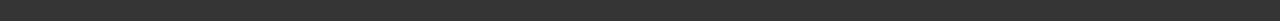
<file: menus/menu_lpg.html>
<!DOCTYPE html>
<html lang="fr">

<head>
    <!-- Set charset to UTF-8 -->
    <meta charset="UTF-8">
    <title>Ohmyfood</title>
    <meta name="viewport" content="width=device-width, initial-scale=1" />
    <!-- Preconnect GoogleApis fonts -->
    <link rel="preconnect" href="https://fonts.googleapis.com">
    <link rel="preconnect" href="https://fonts.gstatic.com" crossorigin>
    <!-- Load FontAwesome library for icons -->
    <link rel="stylesheet" href="https://cdnjs.cloudflare.com/ajax/libs/font-awesome/6.2.1/css/all.min.css"
        integrity="sha512-MV7K8+y+gLIBoVD59lQIYicR65iaqukzvf/nwasF0nqhPay5w/9lJmVM2hMDcnK1OnMGCdVK+iQrJ7lzPJQd1w=="
        crossorigin="anonymous" referrerpolicy="no-referrer" />
     <!-- Load Montserrat, Manrope,Roboto and shrikand fonts families  -->
    <link
        href="https://fonts.googleapis.com/css2?family=Manrope&family=Montserrat&family=Raleway:wght@700&family=Roboto:wght@300;400;500;700&display=swap"
        rel="stylesheet">
    <link href="https://fonts.googleapis.com/css2?family=Shrikhand&display=swap" rel="stylesheet">
    <link rel="stylesheet" href="../assets/sass/style_menu.css">

</head>

<body>
    <header class="centrage_bloc header">
        <div class="header__icon">
            <a href="../index.html"><i class="fa-solid fa-arrow-left "></i></a>
        </div>

        <img class="header__logo" alt="logo ohmyfood" src="../assets/images/logo/ohmyfood.png" />
    </header>

    <div class="centrage_bloc presentation">
        <img class="presentation__image" alt="image de plat"
            src="../assets/images/restaurants/jay-wennington-N_Y88TWmGwA-unsplash.jpg" />
    </div>

    <main>
        <div class="centrage_bloc menu">
            <div class="centrage_bloc titre">
                <h1 class="titre__nom-restaurant">La palette du goût</h1>

                <div class="heart-icon">
                    <i class="heart-icon-wht fa-solid fa-heart"></i><i class="heart-icon-clr fa-solid fa-heart"></i>
                </div>
            </div>

            <!-- meal starter div -->
            <div class="centrage_bloc epd etr">

                <h2 class="epd__titre">ENTREES</h2>

                <div class="epd__green-bare"></div>

                <article class="plat">

                    <div class="plat__text">
                        <h3 class="plat__titre">Fricassée d'escargots</h3>

                        <p class="plat__description">Au piment d'Espelette</p>
                    </div>

                    <div class="plat__prix"> 25€</div>

                    <input class="check-icon__input" type="checkbox" name="check_icon" id="check_icon1" />

                    <label class="check-icon__label" for="check_icon1">
                        <i class="fa-solid fa-circle-check"></i>
                    </label>
                </article>

                <article class="plat">

                    <div class="plat__text">
                        <h3 class="plat__titre">Foie gras de canard mi-cuit</h3>

                        <p class="plat__description">Et ses copeaux de truffe noire</p>
                    </div>

                    <div class="plat__prix">35€</div>

                    <input class="check-icon__input" type="checkbox" name="check_icon" id="check_icon2" />

                    <label class="check-icon__label" for="check_icon2"><i class="fa-solid fa-circle-check"></i></label>
                </article>

                <article class="plat">

                    <div class="plat__text">
                        <h3 class="plat__titre">oeuf au plat</h3>

                        <p class="plat__description">Assaisonné à la truffe sur lit de caviar</p>
                    </div>

                    <div class="plat__prix">20€</div>

                    <input class="check-icon__input" type="checkbox" name="check_icon" id="check_icon3" />

                    <label class="check-icon__label" for="check_icon3"><i class="fa-solid fa-circle-check"></i></label>
                </article>

            </div>

            <!-- main course div -->
            <div class="centrage_bloc epd plt">

                <h2 class="epd__titre">PLATS</h2>

                <div class="epd__green-bare"></div>

                <article class="plat">

                    <div class="plat__text">
                        <h3 class="plat__titre">Filet de boeuf aux herbes</h3>

                        <p class="plat__description">Accompagné de sa rimbambelle de légumes</p>
                    </div>

                    <div class="plat__prix">40€</div>

                    <input class="check-icon__input" type="checkbox" name="check_icon" id="check_icon4" />

                    <label class="check-icon__label" for="check_icon4"><i class="fa-solid fa-circle-check"></i></label>
                </article>

                <article class="plat">

                    <div class="plat__text">
                        <h3 class="plat__titre">Parmentier de queue de boeuf</h3>

                        <p class="plat__description">À la truffe noire sur sa purée de panais</p>
                    </div>

                    <div class="plat__prix">35€</div>

                    <input class="check-icon__input" type="checkbox" name="check_icon" id="check_icon5" />

                    <label class="check-icon__label" for="check_icon5"><i class="fa-solid fa-circle-check"></i></label>
                </article>

                <article class="plat">

                    <div class="plat__text">
                        <h3 class="plat__titre">Filet de turbot</h3>

                        <p class="plat__description">Aux agrumes</p>
                    </div>

                    <div class="plat__prix">44€</div>

                    <input class="check-icon__input" type="checkbox" name="check_icon" id="check_icon6" />

                    <label class="check-icon__label" for="check_icon6"><i class="fa-solid fa-circle-check"></i></label>
                </article>


            </div>

            <!-- dessert div -->
            <div class="centrage_bloc epd dsr">

                <h2 class="epd__titre">DESSERTS</h2>

                <div class="epd__green-bare"></div>

                <article class="plat">

                    <div class="plat__text">
                        <h3 class="plat__titre">Paris-brest</h3>

                        <p class="plat__description">Revisité</p>
                    </div>

                    <div class="plat__prix">18€</div>

                    <input class="check-icon__input" type="checkbox" name="check_icon" id="check_icon7" />

                    <label class="check-icon__label" for="check_icon7"><i class="fa-solid fa-circle-check"></i></label>
                </article>

                <article class="plat">

                    <div class="plat__text">
                        <h3 class="plat__titre">Macaron au chocolat d'exeption</h3>

                        <p class="plat__description">Et glace à la vanille de Madagascar</p>
                    </div>

                    <div class="plat__prix">22€</div>

                    <input class="check-icon__input" type="checkbox" name="check_icon" id="check_icon8" />

                    <label class="check-icon__label" for="check_icon8"><i class="fa-solid fa-circle-check"></i></label>
                </article>

                <article class="plat">

                    <div class="plat__text">
                        <h3 class="plat__titre">Mousse au chocolat</h3>

                        <p class="plat__description">Au piment d'Espelette et à la truffe noire</p>
                    </div>

                    <div class="plat__prix">23€</div>

                    <input class="check-icon__input" type="checkbox" name="check_icon" id="check_icon9" />

                    <label class="check-icon__label" for="check_icon9"><i class="fa-solid fa-circle-check"></i></label>
                </article>
            </div>

            <button class="centrage_bloc menu__bouton">Commander</button>

        </div>

    </main>
    <!-- Footer section -->
    <footer class="footer">
        <h3 class="footer__titre">ohmyfood</h3>
        <ul class="footer__liste">
            <li class="footer__elements-liste">
                <i class="footer__icon-utensils fa-solid fa-utensils"></i>Proposer un restaurant
            </li>

            <li class="footer__elements-liste">
                <i class="footer__icon-handshake fa-solid fa-handshake-angle"></i>Devenir partenaire
            </li>

            <li class="footer__elements-liste footer__elements-liste--space">
                Mentions légales
            </li>

            <li class="footer__elements-liste">
                <a href="mailto:ohmyfood@contact.com">Contact</a>
            </li>
        </ul>
    </footer>

</body>

</html>
</file>
<file: assets/sass/style.css>
/* Document
   ========================================================================== */
/**
 * 1. Correct the line height in all browsers.
 * 2. Prevent adjustments of font size after orientation changes in iOS.
 */
html {
  line-height: 1.15;
  /* 1 */
  -webkit-text-size-adjust: 100%;
  /* 2 */
}

/* Sections
     ========================================================================== */
/**
   * Remove the margin in all browsers.
   */
body {
  margin: 0;
}

/**
   * Render the `main` element consistently in IE.
   */
main {
  display: block;
}

/**
   * Correct the font size and margin on `h1` elements within `section` and
   * `article` contexts in Chrome, Firefox, and Safari.
   */
h1 {
  font-size: 2em;
  margin: 0.67em 0;
}

/* Grouping content
     ========================================================================== */
/**
   * 1. Add the correct box sizing in Firefox.
   * 2. Show the overflow in Edge and IE.
   */
hr {
  box-sizing: content-box;
  /* 1 */
  height: 0;
  /* 1 */
  overflow: visible;
  /* 2 */
}

/**
   * 1. Correct the inheritance and scaling of font size in all browsers.
   * 2. Correct the odd `em` font sizing in all browsers.
   */
pre {
  font-family: monospace, monospace;
  /* 1 */
  font-size: 1em;
  /* 2 */
}

/* Text-level semantics
     ========================================================================== */
/**
   * Remove the gray background on active links in IE 10.
   */
a {
  background-color: transparent;
}

/**
   * 1. Remove the bottom border in Chrome 57-
   * 2. Add the correct text decoration in Chrome, Edge, IE, Opera, and Safari.
   */
abbr[title] {
  border-bottom: none;
  /* 1 */
  text-decoration: underline;
  /* 2 */
  -webkit-text-decoration: underline dotted;
          text-decoration: underline dotted;
  /* 2 */
}

/**
   * Add the correct font weight in Chrome, Edge, and Safari.
   */
b,
strong {
  font-weight: bolder;
}

/**
   * 1. Correct the inheritance and scaling of font size in all browsers.
   * 2. Correct the odd `em` font sizing in all browsers.
   */
code,
kbd,
samp {
  font-family: monospace, monospace;
  /* 1 */
  font-size: 1em;
  /* 2 */
}

/**
   * Add the correct font size in all browsers.
   */
small {
  font-size: 80%;
}

/**
   * Prevent `sub` and `sup` elements from affecting the line height in
   * all browsers.
   */
sub,
sup {
  font-size: 75%;
  line-height: 0;
  position: relative;
  vertical-align: baseline;
}

sub {
  bottom: -0.25em;
}

sup {
  top: -0.5em;
}

/* Embedded content
     ========================================================================== */
/**
   * Remove the border on images inside links in IE 10.
   */
img {
  border-style: none;
}

/* Forms
     ========================================================================== */
/**
   * 1. Change the font styles in all browsers.
   * 2. Remove the margin in Firefox and Safari.
   */
button,
input,
optgroup,
select,
textarea {
  font-family: inherit;
  /* 1 */
  font-size: 100%;
  /* 1 */
  line-height: 1.15;
  /* 1 */
  margin: 0;
  /* 2 */
}

/**
   * Show the overflow in IE.
   * 1. Show the overflow in Edge.
   */
button,
input {
  /* 1 */
  overflow: visible;
}

/**
   * Remove the inheritance of text transform in Edge, Firefox, and IE.
   * 1. Remove the inheritance of text transform in Firefox.
   */
button,
select {
  /* 1 */
  text-transform: none;
}

/**
   * Correct the inability to style clickable types in iOS and Safari.
   */
button,
[type=button],
[type=reset],
[type=submit] {
  -webkit-appearance: button;
}

/**
   * Remove the inner border and padding in Firefox.
   */
button::-moz-focus-inner,
[type=button]::-moz-focus-inner,
[type=reset]::-moz-focus-inner,
[type=submit]::-moz-focus-inner {
  border-style: none;
  padding: 0;
}

/**
   * Restore the focus styles unset by the previous rule.
   */
button:-moz-focusring,
[type=button]:-moz-focusring,
[type=reset]:-moz-focusring,
[type=submit]:-moz-focusring {
  outline: 1px dotted ButtonText;
}

/**
   * Correct the padding in Firefox.
   */
fieldset {
  padding: 0.35em 0.75em 0.625em;
}

/**
   * 1. Correct the text wrapping in Edge and IE.
   * 2. Correct the color inheritance from `fieldset` elements in IE.
   * 3. Remove the padding so developers are not caught out when they zero out
   *    `fieldset` elements in all browsers.
   */
legend {
  box-sizing: border-box;
  /* 1 */
  color: inherit;
  /* 2 */
  display: table;
  /* 1 */
  max-width: 100%;
  /* 1 */
  padding: 0;
  /* 3 */
  white-space: normal;
  /* 1 */
}

/**
   * Add the correct vertical alignment in Chrome, Firefox, and Opera.
   */
progress {
  vertical-align: baseline;
}

/**
   * Remove the default vertical scrollbar in IE 10+.
   */
textarea {
  overflow: auto;
}

/**
   * 1. Add the correct box sizing in IE 10.
   * 2. Remove the padding in IE 10.
   */
[type=checkbox],
[type=radio] {
  box-sizing: border-box;
  /* 1 */
  padding: 0;
  /* 2 */
}

/**
   * Correct the cursor style of increment and decrement buttons in Chrome.
   */
[type=number]::-webkit-inner-spin-button,
[type=number]::-webkit-outer-spin-button {
  height: auto;
}

/**
   * 1. Correct the odd appearance in Chrome and Safari.
   * 2. Correct the outline style in Safari.
   */
[type=search] {
  -webkit-appearance: textfield;
  /* 1 */
  outline-offset: -2px;
  /* 2 */
}

/**
   * Remove the inner padding in Chrome and Safari on macOS.
   */
[type=search]::-webkit-search-decoration {
  -webkit-appearance: none;
}

/**
   * 1. Correct the inability to style clickable types in iOS and Safari.
   * 2. Change font properties to `inherit` in Safari.
   */
::-webkit-file-upload-button {
  -webkit-appearance: button;
  /* 1 */
  font: inherit;
  /* 2 */
}

/* Interactive
     ========================================================================== */
/*
   * Add the correct display in Edge, IE 10+, and Firefox.
   */
details {
  display: block;
}

/*
   * Add the correct display in all browsers.
   */
summary {
  display: list-item;
}

/* Misc
     ========================================================================== */
/**
   * Add the correct display in IE 10+.
   */
template {
  display: none;
}

/**
   * Add the correct display in IE 10.
   */
[hidden] {
  display: none;
}

body {
  display: flex;
  justify-content: center;
  flex-direction: column;
  font-family: "roboto";
}

a {
  color: inherit;
  text-decoration: none;
}

.centrage_bloc {
  width: 100%;
  display: flex;
  justify-content: center;
}

.loader {
  width: 0%;
  height: 100vh;
  position: fixed;
  background-color: rgba(153, 226, 208, 0.7);
  z-index: 1;
  animation: loader-background 3s normal linear;
  top: 0px;
  overflow: hidden;
}
.loader .loader__icon {
  position: absolute;
  color: #9356DC;
  margin-left: 50%;
  top: 50%;
  z-index: 2;
  animation: loader-icon 1s 3 normal linear;
}

@keyframes loader-icon {
  0% {
    transform: rotate3d(0, 0, 1, 0deg) scale(4);
  }
  20% {
    transform: rotate3d(0, 0, 1, 20deg) scale(4);
  }
  70% {
    transform: rotate3d(0, 0, 1, 320deg) scale(4);
  }
  80% {
    transform: rotate3d(0, 0, 1, 360deg) scale(4);
  }
  100% {
    transform: rotate3d(0, 0, 1, 360deg) scale(4);
  }
}
@keyframes loader-background {
  0% {
    width: 100%;
  }
  100% {
    width: 100%;
  }
}
.header {
  height: 63px;
  align-items: center;
  position: relative;
  box-shadow: 0 2px 4px rgba(0, 0, 0, 0.1490196078);
}
.header .header__logo {
  width: 197px;
  height: 36px;
}

.section_titre {
  font-family: "roboto";
  font-weight: 700;
  font-size: 24px;
  color: black;
  align-self: start;
  margin-left: 4.5%;
  margin-top: 0px;
  margin-bottom: 20px;
}
@media (min-width: 1024px) {
  .section_titre {
    width: 90%;
    margin-left: -3%;
  }
}
@media (min-width: 768px) {
  .section_titre--restaurants {
    width: 90%;
    margin-left: -3%;
  }
}
@media (min-width: 768px) {
  .section_titre--fonctionnement {
    width: 90%;
    margin-left: 2%;
  }
}

.new-badge {
  width: 80px;
  height: 29px;
  background-color: #99E2D0;
  display: flex;
  justify-content: center;
  align-items: center;
  position: absolute;
  top: 15px;
  right: 4%;
  border-radius: 2px;
  box-shadow: 0px 2px 4px 0px rgba(0, 0, 0, 0.15);
}
.new-badge .new-badge__txt {
  font-family: "roboto";
  font-weight: 500;
  font-size: 14px;
  color: #008766;
}

.emplacement-restaurant {
  font-size: 16px;
  font-weight: 500;
  background-color: #EAEAEA;
  align-items: center;
}
.emplacement-restaurant .emplacement-restaurant__icon {
  width: 12px;
  height: 16px;
  color: #353535;
  margin-right: 17px;
}

.introduction {
  flex-direction: column;
  background-color: #F6F6F6;
}
.introduction .introduction__titre {
  width: 62.5%;
  font-weight: 700;
  text-align: center;
  align-self: center;
  margin-left: 22px;
  margin-right: 22px;
  margin-top: 39px;
}
.introduction .introduction__sous-titre {
  font-weight: 300;
  text-align: center;
  align-self: center;
  width: 84%;
  font-size: 18px;
  margin-top: 17px;
}
.introduction .introduction__bouton {
  align-self: center;
  width: 218px;
  border-radius: 25px;
  height: 50px;
  text-align: center;
  align-items: center;
  background: linear-gradient(-0.67deg, #9356dc -4.2%, #ff79da 110.74%);
  box-shadow: 0px 4px 10px 0px rgba(0, 0, 0, 0.25);
  font-weight: 500;
  color: white;
  margin-top: 27px;
  margin-bottom: 57px;
  border: none;
}
.introduction .introduction__bouton:hover {
  opacity: 80%;
  box-shadow: 0px 8px 10px 0px rgba(0, 0, 0, 0.35);
}

.fonctionnement {
  flex-direction: column;
  align-items: center;
  padding-top: 50px;
  padding-bottom: 40px;
}
@media (min-width: 768px) {
  .fonctionnement {
    width: 90%;
    padding-left: 5%;
    padding-right: 5%;
  }
}
@media (min-width: 1024px) {
  .fonctionnement {
    width: 85%;
    padding-left: 6.5%;
    flex-direction: row;
    flex-wrap: wrap;
    justify-content: space-between;
  }
}
.fonctionnement .fonctionnement__etape {
  border-radius: 20px;
  height: 72.38px;
  width: 322.49px;
  background: rgb(246, 246, 246);
  box-shadow: 0px 4px 15px 0px rgba(0, 0, 0, 0.15);
  text-align: center;
  align-items: center;
  position: relative;
  margin-bottom: 25px;
  margin-left: 3%;
}
@media (min-width: 1024px) {
  .fonctionnement .fonctionnement__etape {
    width: 30%;
  }
}
.fonctionnement .fonctionnement__numero {
  width: 24px;
  height: 24px;
  color: white;
  font-family: "roboto";
  font-weight: 500;
  font-size: 14px;
  background-color: #9356DC;
  position: absolute;
  left: -4%;
  border-radius: 23px;
  text-align: center;
  display: flex;
  justify-content: center;
  align-items: center;
}
.fonctionnement .fonctionnement__icon {
  color: #7E7E7E;
  position: absolute;
  right: 84%;
}
.fonctionnement .fonctionnement__icon--colored {
  width: 18px;
  height: 18px;
  color: #9356DC;
}
.fonctionnement .fonctionnement__icon--position_corection {
  right: 86%;
}

.restaurants {
  width: 100%;
  align-items: center;
  flex-direction: column;
  background-color: #F6F6F6;
  padding-bottom: 70px;
  padding-top: 50px;
}
@media (min-width: 768px) {
  .restaurants {
    width: 90%;
    flex-direction: row;
    flex-wrap: wrap;
    justify-content: space-around;
    padding-right: 5%;
    padding-left: 5%;
    gap: 3%;
  }
}

.carte-restaurant {
  width: 91%;
  height: 251px;
  background-color: white;
  border-radius: 20px;
  margin-top: 9px;
  margin-bottom: 9px;
  filter: drop-shadow(0px 3px 15px rgba(0, 0, 0, 0.1));
  overflow: hidden;
}
@media (min-width: 768px) {
  .carte-restaurant {
    width: 41%;
    margin-top: 30px;
  }
}
.carte-restaurant .carte-restaurant__image {
  -o-object-fit: cover;
     object-fit: cover;
  width: 100%;
  height: 231px;
  box-sizing: border-box;
  margin-top: -57px;
  border-top-right-radius: 15px;
  border-top-left-radius: 15px;
}
.carte-restaurant .carte-restaurant__contenu {
  height: 77px;
  display: flex;
  flex-direction: row;
  padding-left: 3.8%;
  padding-right: 5.3%;
  width: 89%;
}
.carte-restaurant .carte-restaurant__texte {
  display: flex;
  flex-direction: column;
  width: 200px;
}
.carte-restaurant .carte-restaurant__titre {
  margin-top: 16px;
  margin-bottom: 0px;
  font-weight: 700;
  height: 20px;
  width: 100%;
}
.carte-restaurant .carte-restaurant__sous-titre {
  font-weight: 300;
  margin-top: 8px;
  margin-bottom: 19px;
  height: 24px;
  width: 100%;
}
.carte-restaurant .carte-restaurant__icon {
  align-items: center;
}
.carte-restaurant .heart-icon-wht {
  color: white;
  -webkit-text-stroke-color: black;
  -webkit-text-stroke-width: 1px;
  opacity: 100%;
  position: absolute;
  top: 205px;
  right: 7%;
  transform: scale(1.3);
}
.carte-restaurant .heart-icon-wht:hover + .heart-icon-clr {
  transform: scale(1.41);
  opacity: 100;
}
.carte-restaurant .heart-icon-clr:hover {
  transform: scale(1.41);
  opacity: 100;
}
.carte-restaurant .heart-icon-clr {
  background: -webkit-linear-gradient(193.33deg, #9356DC -11.44%, #FF79DA 123.93%);
  -webkit-background-clip: text;
  -webkit-text-fill-color: transparent;
  -webkit-text-stroke-color: white;
  -webkit-text-stroke-width: 0px;
  transform: scale(0);
  opacity: 0;
  position: absolute;
  top: 205px;
  right: 7%;
  transition: all 500ms;
}

.footer {
  width: 100%;
  background-color: rgb(53, 53, 53);
  display: flex;
  flex-direction: column;
  color: white;
}
@media (min-width: 1024px) {
  .footer {
    height: 114px;
    flex-direction: row-reverse;
  }
}
.footer .footer__titre {
  font-family: "Shrikhand";
  font-weight: 400;
  font-size: 18px;
  padding-left: 4.9%;
  margin-bottom: 0px;
}
@media (min-width: 1024px) {
  .footer .footer__titre {
    align-self: self-end;
    margin-right: 5%;
    margin-bottom: 30px;
    padding-left: 90px;
  }
}
.footer .footer__liste {
  list-style-type: none;
  padding-left: 4.9%;
  line-height: 33px;
}
@media (min-width: 1024px) {
  .footer .footer__liste {
    display: flex;
    align-self: end;
    gap: 22px;
  }
}
.footer .footer__elements-liste {
  height: 14px;
  margin-bottom: 26px;
}
@media (min-width: 1024px) {
  .footer .footer__elements-liste--space {
    margin-left: 30px;
  }
}
.footer .footer__icon-utensils {
  margin-right: 9px;
}
.footer .footer__icon-handshake {
  margin-right: 3px;
}/*# sourceMappingURL=style.css.map */
</file>
<file: assets/sass/style_menu.css>
/* Document
   ========================================================================== */
/**
 * 1. Correct the line height in all browsers.
 * 2. Prevent adjustments of font size after orientation changes in iOS.
 */
html {
  line-height: 1.15;
  /* 1 */
  -webkit-text-size-adjust: 100%;
  /* 2 */
}

/* Sections
     ========================================================================== */
/**
   * Remove the margin in all browsers.
   */
body {
  margin: 0;
}

/**
   * Render the `main` element consistently in IE.
   */
main {
  display: block;
}

/**
   * Correct the font size and margin on `h1` elements within `section` and
   * `article` contexts in Chrome, Firefox, and Safari.
   */
h1 {
  font-size: 2em;
  margin: 0.67em 0;
}

/* Grouping content
     ========================================================================== */
/**
   * 1. Add the correct box sizing in Firefox.
   * 2. Show the overflow in Edge and IE.
   */
hr {
  box-sizing: content-box;
  /* 1 */
  height: 0;
  /* 1 */
  overflow: visible;
  /* 2 */
}

/**
   * 1. Correct the inheritance and scaling of font size in all browsers.
   * 2. Correct the odd `em` font sizing in all browsers.
   */
pre {
  font-family: monospace, monospace;
  /* 1 */
  font-size: 1em;
  /* 2 */
}

/* Text-level semantics
     ========================================================================== */
/**
   * Remove the gray background on active links in IE 10.
   */
a {
  background-color: transparent;
}

/**
   * 1. Remove the bottom border in Chrome 57-
   * 2. Add the correct text decoration in Chrome, Edge, IE, Opera, and Safari.
   */
abbr[title] {
  border-bottom: none;
  /* 1 */
  text-decoration: underline;
  /* 2 */
  -webkit-text-decoration: underline dotted;
          text-decoration: underline dotted;
  /* 2 */
}

/**
   * Add the correct font weight in Chrome, Edge, and Safari.
   */
b,
strong {
  font-weight: bolder;
}

/**
   * 1. Correct the inheritance and scaling of font size in all browsers.
   * 2. Correct the odd `em` font sizing in all browsers.
   */
code,
kbd,
samp {
  font-family: monospace, monospace;
  /* 1 */
  font-size: 1em;
  /* 2 */
}

/**
   * Add the correct font size in all browsers.
   */
small {
  font-size: 80%;
}

/**
   * Prevent `sub` and `sup` elements from affecting the line height in
   * all browsers.
   */
sub,
sup {
  font-size: 75%;
  line-height: 0;
  position: relative;
  vertical-align: baseline;
}

sub {
  bottom: -0.25em;
}

sup {
  top: -0.5em;
}

/* Embedded content
     ========================================================================== */
/**
   * Remove the border on images inside links in IE 10.
   */
img {
  border-style: none;
}

/* Forms
     ========================================================================== */
/**
   * 1. Change the font styles in all browsers.
   * 2. Remove the margin in Firefox and Safari.
   */
button,
input,
optgroup,
select,
textarea {
  font-family: inherit;
  /* 1 */
  font-size: 100%;
  /* 1 */
  line-height: 1.15;
  /* 1 */
  margin: 0;
  /* 2 */
}

/**
   * Show the overflow in IE.
   * 1. Show the overflow in Edge.
   */
button,
input {
  /* 1 */
  overflow: visible;
}

/**
   * Remove the inheritance of text transform in Edge, Firefox, and IE.
   * 1. Remove the inheritance of text transform in Firefox.
   */
button,
select {
  /* 1 */
  text-transform: none;
}

/**
   * Correct the inability to style clickable types in iOS and Safari.
   */
button,
[type=button],
[type=reset],
[type=submit] {
  -webkit-appearance: button;
}

/**
   * Remove the inner border and padding in Firefox.
   */
button::-moz-focus-inner,
[type=button]::-moz-focus-inner,
[type=reset]::-moz-focus-inner,
[type=submit]::-moz-focus-inner {
  border-style: none;
  padding: 0;
}

/**
   * Restore the focus styles unset by the previous rule.
   */
button:-moz-focusring,
[type=button]:-moz-focusring,
[type=reset]:-moz-focusring,
[type=submit]:-moz-focusring {
  outline: 1px dotted ButtonText;
}

/**
   * Correct the padding in Firefox.
   */
fieldset {
  padding: 0.35em 0.75em 0.625em;
}

/**
   * 1. Correct the text wrapping in Edge and IE.
   * 2. Correct the color inheritance from `fieldset` elements in IE.
   * 3. Remove the padding so developers are not caught out when they zero out
   *    `fieldset` elements in all browsers.
   */
legend {
  box-sizing: border-box;
  /* 1 */
  color: inherit;
  /* 2 */
  display: table;
  /* 1 */
  max-width: 100%;
  /* 1 */
  padding: 0;
  /* 3 */
  white-space: normal;
  /* 1 */
}

/**
   * Add the correct vertical alignment in Chrome, Firefox, and Opera.
   */
progress {
  vertical-align: baseline;
}

/**
   * Remove the default vertical scrollbar in IE 10+.
   */
textarea {
  overflow: auto;
}

/**
   * 1. Add the correct box sizing in IE 10.
   * 2. Remove the padding in IE 10.
   */
[type=checkbox],
[type=radio] {
  box-sizing: border-box;
  /* 1 */
  padding: 0;
  /* 2 */
}

/**
   * Correct the cursor style of increment and decrement buttons in Chrome.
   */
[type=number]::-webkit-inner-spin-button,
[type=number]::-webkit-outer-spin-button {
  height: auto;
}

/**
   * 1. Correct the odd appearance in Chrome and Safari.
   * 2. Correct the outline style in Safari.
   */
[type=search] {
  -webkit-appearance: textfield;
  /* 1 */
  outline-offset: -2px;
  /* 2 */
}

/**
   * Remove the inner padding in Chrome and Safari on macOS.
   */
[type=search]::-webkit-search-decoration {
  -webkit-appearance: none;
}

/**
   * 1. Correct the inability to style clickable types in iOS and Safari.
   * 2. Change font properties to `inherit` in Safari.
   */
::-webkit-file-upload-button {
  -webkit-appearance: button;
  /* 1 */
  font: inherit;
  /* 2 */
}

/* Interactive
     ========================================================================== */
/*
   * Add the correct display in Edge, IE 10+, and Firefox.
   */
details {
  display: block;
}

/*
   * Add the correct display in all browsers.
   */
summary {
  display: list-item;
}

/* Misc
     ========================================================================== */
/**
   * Add the correct display in IE 10+.
   */
template {
  display: none;
}

/**
   * Add the correct display in IE 10.
   */
[hidden] {
  display: none;
}

body {
  display: flex;
  justify-content: center;
  flex-direction: column;
  font-family: "roboto";
  background-color: white;
}

a {
  color: inherit;
  text-decoration: none;
}

.centrage_bloc {
  width: 100%;
  display: flex;
  justify-content: center;
  align-items: center;
}

.check-icon__label {
  background-color: #99E2D0;
  color: white;
  display: flex;
  align-items: center;
  justify-content: center;
  width: 0px;
  transition: all 300ms;
}

.check-icon__input {
  width: 92.77%;
  height: 68px;
  border: solid red;
  position: absolute;
  left: 3.6%;
  opacity: 0;
}
@media (min-width: 1024px) {
  .check-icon__input {
    width: 60.77%;
    left: 19.6%;
  }
}

.check-icon__input:checked + .check-icon__label {
  padding-left: 30px;
  padding-right: 30px;
}

.header {
  height: 63px;
  align-items: center;
  position: relative;
  box-shadow: 0 2px 4px rgba(0, 0, 0, 0.1490196078);
}
.header .header__logo {
  width: 197px;
  height: 36px;
}
.header .header__icon {
  display: flex;
  position: absolute;
  left: 23px;
  transform: scale(1.5);
}

.presentation {
  height: 275px;
  overflow: hidden;
}
.presentation .presentation__image {
  transform: scale(1.1);
  overflow: hidden;
}

.menu {
  background-color: #F6F6F6;
  border-top-left-radius: 40px;
  border-top-right-radius: 40px;
  position: relative;
  top: -43px;
  padding-top: 32px;
  flex-direction: column;
  margin-bottom: -43px;
}
@media (min-width: 1024px) {
  .menu {
    width: 74%;
    align-self: center;
    margin-left: auto;
    margin-right: auto;
  }
}
.menu .menu__bouton {
  width: 186px;
  border-radius: 25px;
  height: 50px;
  text-align: center;
  align-items: center;
  background: linear-gradient(-0.67deg, #9356dc -4.2%, #ff79da 110.74%);
  box-shadow: 0px 4px 10px 0px rgba(0, 0, 0, 0.25);
  font-weight: 500;
  color: white;
  margin-top: 27px;
  border: none;
  margin-bottom: 43px;
}
.menu .menu__bouton:hover {
  opacity: 80%;
  box-shadow: 0px 8px 10px 0px rgba(0, 0, 0, 0.35);
}

.titre .titre__nom-restaurant {
  font-family: "Shrikhand";
  font-weight: 400;
  font-size: 28px;
  margin: unset;
}
.titre .heart-icon {
  display: flex;
  align-items: center;
  margin-left: 30px;
}
.titre .heart-icon-wht {
  color: white;
  -webkit-text-stroke-color: black;
  -webkit-text-stroke-width: 1px;
  opacity: 100%;
  position: absolute;
  transform: scale(1.3);
}
.titre .heart-icon-wht:hover + .heart-icon-clr {
  transform: scale(1.41);
  opacity: 100;
}
.titre .heart-icon-clr:hover {
  transform: scale(1.41);
  opacity: 100;
}
.titre .heart-icon-clr {
  background: -webkit-linear-gradient(193.33deg, #9356DC -11.44%, #FF79DA 123.93%);
  -webkit-background-clip: text;
  -webkit-text-fill-color: transparent;
  -webkit-text-stroke-color: white;
  -webkit-text-stroke-width: 0px;
  transform: scale(0);
  opacity: 0;
  position: absolute;
  transition: all 500ms;
}

.epd {
  flex-direction: column;
  align-items: center;
  margin-top: 40px;
  width: 93%;
}
@media (min-width: 1024px) {
  .epd {
    width: 60%;
  }
}
.epd .epd__titre {
  font-weight: 300;
  font-size: 16px;
  align-self: start;
}
.epd .epd__green-bare {
  height: 0px;
  width: 35px;
  align-self: baseline;
  margin-bottom: 12px;
  border: 3px solid #99E2D0;
}

.etr {
  animation: loading-plat 500ms normal linear;
}

.plt {
  animation: loading-plat 1s normal linear;
}

.dsr {
  animation: loading-plat 2s normal linear;
}

.plat {
  width: 100%;
  display: flex;
  box-shadow: 0px 4.0114941597px 15.0431032181px 0px rgba(0, 0, 0, 0.1);
  background-color: white;
  border-radius: 15px;
  margin-bottom: 12px;
  overflow: hidden;
}
.plat .plat__text {
  display: flex;
  flex-direction: column;
  justify-content: center;
  margin-left: 15px;
  margin-top: 15px;
  margin-bottom: 15px;
  white-space: nowrap;
  overflow: hidden;
  text-overflow: ellipsis;
}

.plat__titre {
  font-weight: 500;
  font-size: 18px;
  margin: 0px;
  white-space: nowrap;
  overflow: hidden;
  text-overflow: ellipsis;
}

.plat__description {
  font-weight: 300;
  font-size: 15px;
  margin: 0px;
  white-space: nowrap;
  overflow: hidden;
  text-overflow: ellipsis;
}

.plat__prix {
  font-weight: 700;
  display: flex;
  align-items: end;
  margin-right: 15px;
  margin-bottom: 15px;
  margin-left: auto;
  padding-left: 15px;
}

@keyframes loading-plat {
  0% {
    opacity: 0%;
  }
  50% {
    opacity: 0%;
  }
  100% {
    opacity: 100%;
  }
}
.footer {
  width: 100%;
  background-color: rgb(53, 53, 53);
  display: flex;
  flex-direction: column;
  color: white;
}
@media (min-width: 1024px) {
  .footer {
    height: 114px;
    flex-direction: row-reverse;
  }
}
.footer .footer__titre {
  font-family: "Shrikhand";
  font-weight: 400;
  font-size: 18px;
  padding-left: 4.9%;
  margin-bottom: 0px;
}
@media (min-width: 1024px) {
  .footer .footer__titre {
    align-self: self-end;
    margin-right: 5%;
    margin-bottom: 30px;
    padding-left: 90px;
  }
}
.footer .footer__liste {
  list-style-type: none;
  padding-left: 4.9%;
  line-height: 33px;
}
@media (min-width: 1024px) {
  .footer .footer__liste {
    display: flex;
    align-self: end;
    gap: 22px;
  }
}
.footer .footer__elements-liste {
  height: 14px;
  margin-bottom: 26px;
}
@media (min-width: 1024px) {
  .footer .footer__elements-liste--space {
    margin-left: 30px;
  }
}
.footer .footer__icon-utensils {
  margin-right: 9px;
}
.footer .footer__icon-handshake {
  margin-right: 3px;
}/*# sourceMappingURL=style_menu.css.map */
</file>
